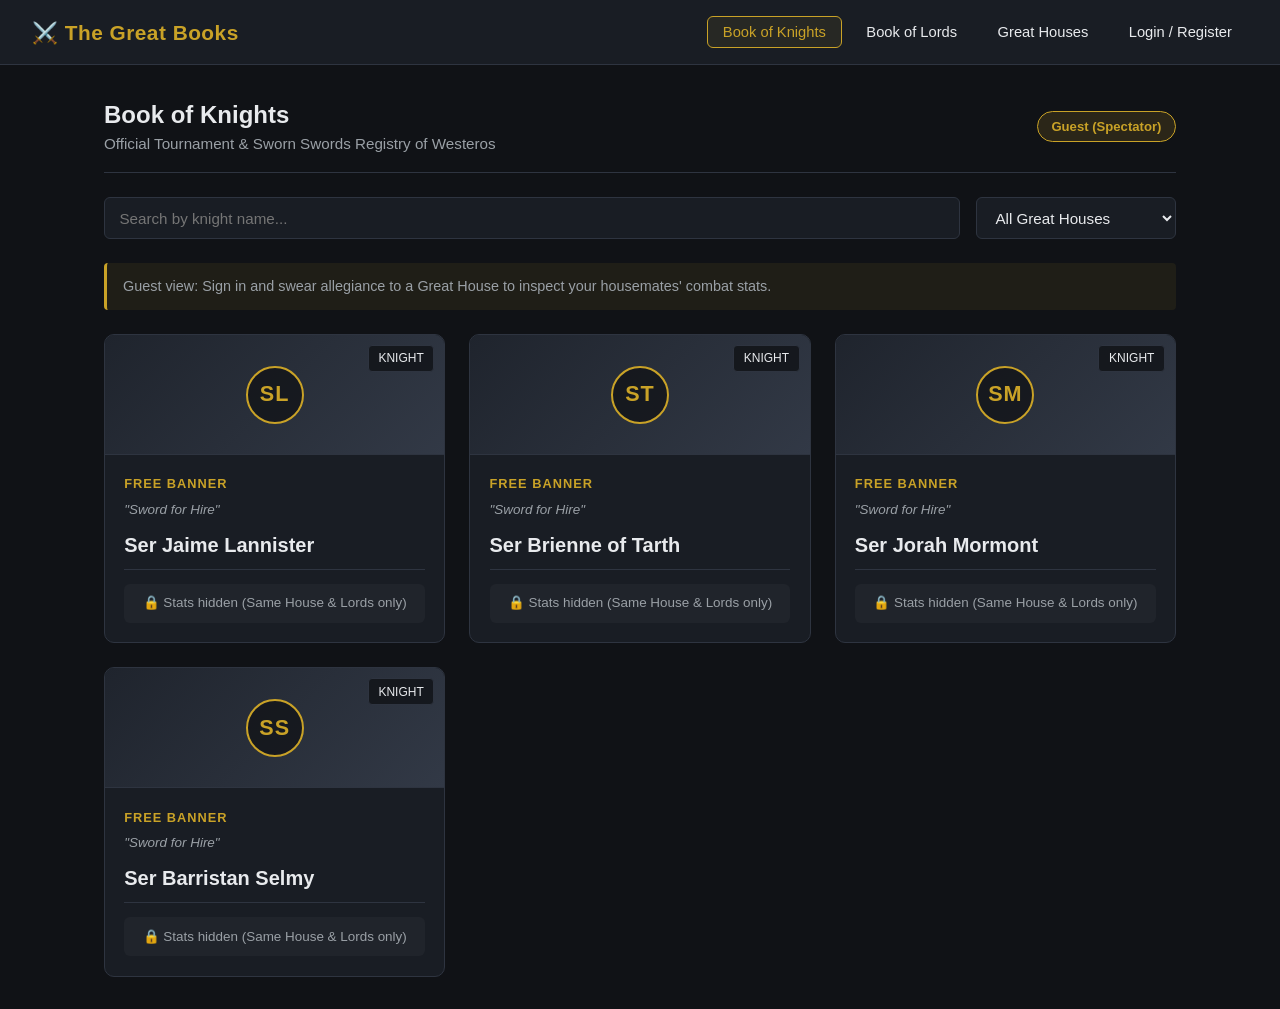
<file: frontend/index.html>
<!DOCTYPE html>
<html lang="en">

<head>
    <meta charset="UTF-8">
    <meta name="viewport" content="width=device-width, initial-scale=1.0">
    <title>The Great Books — Seven Kingdoms Registry</title>
    <link rel="stylesheet" href="style.css">
</head>

<body>
    <header class="navbar">
        <div class="nav-brand" onclick="showPage('knights')">
            <span class="crown">⚔️</span> The Great Books
        </div>
        <nav class="nav-links">
            <button class="nav-btn active" id="nav-knights" onclick="showPage('knights')">Book of Knights</button>
            <button class="nav-btn" id="nav-lords" onclick="showPage('lords')">Book of Lords</button>
            <button class="nav-btn" id="nav-houses" onclick="showPage('houses')">Great Houses</button>
            <button class="nav-btn hidden" id="nav-profile" onclick="showPage('profile')">My Profile</button>
            <button class="nav-btn" id="nav-auth" onclick="showPage('auth')">Login / Register</button>
            <button class="nav-btn btn-danger hidden" id="nav-logout" onclick="logout()">Logout</button>
        </nav>
    </header>

    <main class="container">
        <div id="alert-box" class="alert hidden"></div>

        <section id="page-knights" class="page">
            <div class="page-header">
                <div>
                    <h1>Book of Knights</h1>
                    <p class="subtitle">Official Tournament & Sworn Swords Registry of Westeros</p>
                </div>
                <div id="user-badge-knights" class="role-badge">Guest (Spectator)</div>
            </div>

            <div class="toolbar">
                <input type="text" id="search-knights" class="search-input" placeholder="Search by knight name..."
                    oninput="renderBook('knight')">
                <select id="filter-knights" class="filter-select" onchange="renderBook('knight')">
                    <option value="all">All Great Houses</option>
                </select>
            </div>

            <div id="notice-knights" class="notice-banner hidden"></div>
            <div id="grid-knights" class="cards-grid"></div>
        </section>

        <section id="page-lords" class="page hidden">
            <div class="page-header">
                <div>
                    <h1>Book of Lords</h1>
                    <p class="subtitle">Noble Bloodlines, Wardens & Rulers of the Seven Kingdoms</p>
                </div>
                <div id="user-badge-lords" class="role-badge">Guest (Spectator)</div>
            </div>

            <div class="toolbar">
                <input type="text" id="search-lords" class="search-input" placeholder="Search by lord or noble name..."
                    oninput="renderBook('noble')">
                <select id="filter-lords" class="filter-select" onchange="renderBook('noble')">
                    <option value="all">All Great Houses</option>
                </select>
            </div>

            <div id="notice-lords" class="notice-banner hidden"></div>
            <div id="grid-lords" class="cards-grid"></div>
        </section>

        <section id="page-houses" class="page hidden">
            <div class="page-header">
                <div>
                    <h1>Great Houses of Westeros</h1>
                    <p class="subtitle">Noble Bloodlines & Seat Allegiances</p>
                </div>
                <span class="role-badge" id="houses-count">0 Houses</span>
            </div>
            <div id="houses-grid" class="houses-grid"></div>
        </section>

        <section id="page-auth" class="page hidden">
            <div class="auth-wrapper">
                <div class="auth-tabs">
                    <button id="tab-login" class="tab-btn active" onclick="switchAuthTab('login')">Login</button>
                    <button id="tab-register" class="tab-btn" onclick="switchAuthTab('register')">Register</button>
                </div>

                <form id="login-form" class="auth-form" onsubmit="handleLogin(event)">
                    <h2>Enter the Realm</h2>
                    <label>Username
                        <input type="text" id="login-username" required placeholder="e.g. dima">
                    </label>
                    <label>Password
                        <input type="password" id="login-password" required placeholder="••••••••">
                    </label>
                    <button type="submit" class="btn-primary">Sign In</button>
                </form>

                <form id="register-form" class="auth-form hidden" onsubmit="handleRegister(event)">
                    <h2>Swear Your Oath</h2>
                    <label>Username
                        <input type="text" id="reg-username" required placeholder="e.g. JonSnow">
                    </label>
                    <label>Password
                        <input type="password" id="reg-password" required placeholder="••••••••">
                    </label>
                    <label>Social Role (Title)
                        <select id="reg-role" required>
                            <option value="">Loading roles...</option>
                        </select>
                    </label>
                    <label>Great House Allegiance
                        <select id="reg-house">
                            <option value="">No House (Free Rider / Commonfolk)</option>
                        </select>
                    </label>
                    <button type="submit" class="btn-primary">Create Account</button>
                </form>
            </div>
        </section>

        <section id="page-profile" class="page hidden">
            <div class="profile-card">
                <div id="prof-banner" class="profile-banner banner-default">
                    <div id="prof-monogram" class="monogram-circle">?</div>
                </div>
                <div class="profile-body">
                    <div class="profile-top">
                        <div>
                            <span id="prof-role" class="role-badge">Role</span>
                            <h2 id="prof-username">Username</h2>
                            <p id="prof-house" class="house-title">House: None</p>
                        </div>
                        <div style="display: flex; gap: 0.5rem; flex-wrap: wrap;">
                            <button class="btn-secondary" onclick="showPage('knights')">Book of Knights</button>
                            <button class="btn-secondary" onclick="showPage('lords')">Book of Lords</button>
                        </div>
                    </div>
                    <p id="prof-motto" class="motto-text"></p>

                    <div class="profile-stats">
                        <h3>Combat Attributes</h3>
                        <div class="stat-bars">
                            <div class="stat-bar-item">
                                <div class="stat-bar-header">
                                    <span>Strength</span>
                                    <strong id="stat-str">0</strong>
                                </div>
                                <div class="progress-track">
                                    <div id="bar-str" class="progress-fill" style="width: 0%"></div>
                                </div>
                            </div>
                            <div class="stat-bar-item">
                                <div class="stat-bar-header">
                                    <span>Defense</span>
                                    <strong id="stat-def">0</strong>
                                </div>
                                <div class="progress-track">
                                    <div id="bar-def" class="progress-fill" style="width: 0%"></div>
                                </div>
                            </div>
                            <div class="stat-bar-item">
                                <div class="stat-bar-header">
                                    <span>Endurance</span>
                                    <strong id="stat-end">0</strong>
                                </div>
                                <div class="progress-track">
                                    <div id="bar-end" class="progress-fill" style="width: 0%"></div>
                                </div>
                            </div>
                        </div>
                    </div>

                    <div class="spy-section">
                        <div class="spy-header">
                            <h3>Spymaster's Daily Whisper (Gossip)</h3>
                            <span id="gossip-status-pill" class="gossip-pill">Checking...</span>
                        </div>
                        <p id="gossip-desc" class="muted"></p>
                    </div>
                </div>
            </div>
        </section>
    </main>

    <script src="app.js"></script>
</body>

</html>
</file>
<file: frontend/style.css>
:root {
    --bg-dark: #101216;
    --bg-card: #191d24;
    --bg-input: #232832;
    --gold: #c9a227;
    --gold-hover: #e2b93b;
    --text-main: #e8eaed;
    --text-muted: #9aa0a6;
    --border: #2e3440;
    --danger: #b83232;
    --success: #2e7d32;
}

* {
    box-sizing: border-box;
    margin: 0;
    padding: 0;
}

body {
    font-family: 'Segoe UI', Tahoma, Geneva, Verdana, sans-serif;
    background-color: var(--bg-dark);
    color: var(--text-main);
    line-height: 1.5;
}

.hidden {
    display: none !important;
}

.navbar {
    display: flex;
    justify-content: space-between;
    align-items: center;
    flex-wrap: wrap;
    gap: 1rem;
    padding: 1rem 2rem;
    background-color: var(--bg-card);
    border-bottom: 1px solid var(--border);
}

.nav-brand {
    font-size: 1.3rem;
    font-weight: bold;
    color: var(--gold);
    cursor: pointer;
    letter-spacing: 0.5px;
}

.nav-links {
    display: flex;
    gap: 0.5rem;
    flex-wrap: wrap;
}

.nav-btn {
    background: transparent;
    border: 1px solid transparent;
    color: var(--text-main);
    padding: 0.45rem 0.95rem;
    border-radius: 6px;
    cursor: pointer;
    font-size: 0.92rem;
    transition: 0.2s;
}

.nav-btn:hover,
.nav-btn.active {
    border-color: var(--gold);
    color: var(--gold);
    background: rgba(201, 162, 39, 0.08);
}

.nav-btn.btn-danger:hover {
    border-color: var(--danger);
    color: #ff6b6b;
    background: rgba(184, 50, 50, 0.12);
}

.container {
    max-width: 1120px;
    margin: 2rem auto;
    padding: 0 1.5rem;
}

.page-header {
    display: flex;
    justify-content: space-between;
    align-items: center;
    flex-wrap: wrap;
    gap: 1rem;
    margin-bottom: 1.5rem;
    padding-bottom: 1rem;
    border-bottom: 1px solid var(--border);
}

.subtitle {
    color: var(--text-muted);
    font-size: 0.95rem;
}

.role-badge {
    display: inline-block;
    background: rgba(201, 162, 39, 0.14);
    color: var(--gold);
    border: 1px solid var(--gold);
    padding: 0.3rem 0.85rem;
    border-radius: 20px;
    font-size: 0.82rem;
    font-weight: 600;
    text-transform: capitalize;
}

.toolbar {
    display: flex;
    gap: 1rem;
    margin-bottom: 1.5rem;
    flex-wrap: wrap;
}

.search-input,
.filter-select {
    padding: 0.65rem 0.9rem;
    border-radius: 6px;
    border: 1px solid var(--border);
    background: var(--bg-card);
    color: var(--text-main);
    font-size: 0.95rem;
}

.search-input {
    flex: 1;
    min-width: 220px;
}

.filter-select {
    min-width: 200px;
}

.notice-banner {
    background: rgba(201, 162, 39, 0.08);
    border-left: 3px solid var(--gold);
    padding: 0.8rem 1rem;
    border-radius: 4px;
    margin-bottom: 1.5rem;
    font-size: 0.9rem;
    color: var(--text-muted);
}

.alert {
    padding: 0.9rem 1.2rem;
    border-radius: 6px;
    margin-bottom: 1.5rem;
    background: #262016;
    border: 1px solid var(--gold);
    color: var(--text-main);
}

.alert.error {
    background: #2b1517;
    border-color: var(--danger);
}

.cards-grid {
    display: grid;
    grid-template-columns: repeat(auto-fill, minmax(290px, 1fr));
    gap: 1.5rem;
}

.knight-card {
    background: var(--bg-card);
    border: 1px solid var(--border);
    border-radius: 10px;
    overflow: hidden;
    display: flex;
    flex-direction: column;
    transition: transform 0.2s, border-color 0.2s;
}

.knight-card:hover {
    transform: translateY(-4px);
    border-color: var(--gold);
}

.card-crest-bg {
    height: 120px;
    display: flex;
    align-items: center;
    justify-content: center;
    position: relative;
    border-bottom: 1px solid var(--border);
}

.banner-stark {
    background: linear-gradient(135deg, #2c353d 0%, #4b5863 100%);
}

.banner-lannister {
    background: linear-gradient(135deg, #5c1414 0%, #8f2424 100%);
}

.banner-targaryen {
    background: linear-gradient(135deg, #1a1114 0%, #4a121b 100%);
}

.banner-baratheon {
    background: linear-gradient(135deg, #5c4810 0%, #8c6d19 100%);
}

.banner-default {
    background: linear-gradient(135deg, #1f242d 0%, #323946 100%);
}

.crest-monogram {
    width: 58px;
    height: 58px;
    border-radius: 50%;
    background: rgba(16, 18, 22, 0.75);
    border: 2px solid var(--gold);
    color: var(--gold);
    display: flex;
    align-items: center;
    justify-content: center;
    font-size: 1.35rem;
    font-weight: bold;
    letter-spacing: 1px;
}

.card-role-tag {
    position: absolute;
    top: 10px;
    right: 10px;
    background: rgba(16, 18, 22, 0.8);
    padding: 0.2rem 0.6rem;
    border-radius: 4px;
    font-size: 0.75rem;
    text-transform: uppercase;
    color: var(--text-main);
    border: 1px solid var(--border);
}

.card-body {
    padding: 1.2rem;
    display: flex;
    flex-direction: column;
    gap: 0.4rem;
    flex-grow: 1;
}

.card-house {
    font-size: 0.8rem;
    text-transform: uppercase;
    letter-spacing: 1px;
    color: var(--gold);
    font-weight: 600;
}

.card-motto {
    font-size: 0.84rem;
    font-style: italic;
    color: var(--text-muted);
}

.card-name {
    font-size: 1.25rem;
    font-weight: bold;
    margin: 0.2rem 0;
}

.card-stats {
    margin-top: auto;
    padding-top: 0.85rem;
    border-top: 1px solid var(--border);
    font-size: 0.9rem;
}

.stats-visible {
    display: flex;
    justify-content: space-between;
    background: var(--bg-input);
    padding: 0.55rem 0.75rem;
    border-radius: 6px;
}

.stats-locked {
    text-align: center;
    padding: 0.6rem;
    background: rgba(255, 255, 255, 0.03);
    border-radius: 6px;
    color: var(--text-muted);
    font-size: 0.84rem;
}

.btn-gossip {
    margin-top: 0.6rem;
    width: 100%;
    padding: 0.5rem;
    background: transparent;
    border: 1px dashed var(--gold);
    color: var(--gold);
    border-radius: 6px;
    cursor: pointer;
    font-weight: 600;
    transition: 0.2s;
}

.btn-gossip:hover:not(:disabled) {
    background: rgba(201, 162, 39, 0.15);
}

.btn-gossip:disabled {
    opacity: 0.45;
    cursor: not-allowed;
    border-color: var(--border);
    color: var(--text-muted);
}

.houses-grid {
    display: grid;
    grid-template-columns: repeat(auto-fill, minmax(260px, 1fr));
    gap: 1.5rem;
}

.house-card {
    background: var(--bg-card);
    border: 1px solid var(--border);
    border-radius: 10px;
    overflow: hidden;
    display: flex;
    flex-direction: column;
}

.house-banner {
    height: 70px;
    display: flex;
    align-items: center;
    padding: 0 1.2rem;
    font-size: 1.25rem;
    font-weight: bold;
    letter-spacing: 0.5px;
    border-bottom: 1px solid var(--border);
}

.house-card-body {
    padding: 1.2rem;
    display: flex;
    flex-direction: column;
    gap: 0.6rem;
    flex-grow: 1;
}

.btn-secondary {
    padding: 0.55rem 1rem;
    background: var(--bg-input);
    border: 1px solid var(--border);
    color: var(--text-main);
    border-radius: 6px;
    cursor: pointer;
    font-size: 0.9rem;
    transition: 0.2s;
}

.btn-secondary:hover {
    border-color: var(--gold);
    color: var(--gold);
}

.auth-wrapper {
    max-width: 430px;
    margin: 2rem auto;
    background: var(--bg-card);
    border: 1px solid var(--border);
    border-radius: 10px;
    overflow: hidden;
}

.auth-tabs {
    display: flex;
    border-bottom: 1px solid var(--border);
}

.tab-btn {
    flex: 1;
    padding: 1rem;
    background: var(--bg-input);
    border: none;
    color: var(--text-muted);
    cursor: pointer;
    font-size: 1rem;
    font-weight: 600;
}

.tab-btn.active {
    background: var(--bg-card);
    color: var(--gold);
    border-bottom: 2px solid var(--gold);
}

.auth-form {
    padding: 1.8rem;
    display: flex;
    flex-direction: column;
    gap: 1rem;
}

.auth-form h2 {
    color: var(--gold);
    margin-bottom: 0.3rem;
}

.auth-form label {
    display: flex;
    flex-direction: column;
    gap: 0.4rem;
    font-size: 0.9rem;
    color: var(--text-muted);
}

.auth-form input,
.auth-form select {
    padding: 0.7rem;
    border-radius: 6px;
    border: 1px solid var(--border);
    background: var(--bg-input);
    color: var(--text-main);
    font-size: 1rem;
}

.btn-primary {
    margin-top: 0.5rem;
    padding: 0.8rem;
    background: var(--gold);
    color: #101216;
    border: none;
    border-radius: 6px;
    font-size: 1rem;
    font-weight: bold;
    cursor: pointer;
}

.btn-primary:hover {
    background: var(--gold-hover);
}

.profile-card {
    max-width: 680px;
    margin: 0 auto;
    background: var(--bg-card);
    border: 1px solid var(--border);
    border-radius: 10px;
    overflow: hidden;
}

.profile-banner {
    height: 110px;
    position: relative;
    border-bottom: 1px solid var(--border);
}

.monogram-circle {
    width: 84px;
    height: 84px;
    border-radius: 50%;
    background: var(--bg-card);
    border: 3px solid var(--gold);
    color: var(--gold);
    display: flex;
    align-items: center;
    justify-content: center;
    font-size: 1.9rem;
    font-weight: bold;
    position: absolute;
    bottom: -42px;
    left: 2rem;
}

.profile-body {
    padding: 3.2rem 2rem 2rem;
}

.profile-top {
    display: flex;
    justify-content: space-between;
    align-items: flex-start;
    flex-wrap: wrap;
    gap: 1rem;
}

.profile-top h2 {
    font-size: 1.8rem;
    margin: 0.35rem 0 0.15rem;
}

.house-title {
    color: var(--gold);
    font-weight: 600;
}

.motto-text {
    color: var(--text-muted);
    font-style: italic;
    margin-top: 0.5rem;
}

.profile-stats {
    margin-top: 1.8rem;
    padding-top: 1.5rem;
    border-top: 1px solid var(--border);
}

.profile-stats h3 {
    margin-bottom: 1rem;
    font-size: 1.1rem;
}

.stat-bars {
    display: flex;
    flex-direction: column;
    gap: 0.9rem;
}

.stat-bar-header {
    display: flex;
    justify-content: space-between;
    font-size: 0.92rem;
    margin-bottom: 0.3rem;
}

.stat-bar-header strong {
    color: var(--gold);
}

.progress-track {
    height: 10px;
    background: var(--bg-input);
    border-radius: 6px;
    overflow: hidden;
}

.progress-fill {
    height: 100%;
    background: var(--gold);
    border-radius: 6px;
    transition: width 0.4s ease;
}

.spy-section {
    margin-top: 1.8rem;
    padding-top: 1.5rem;
    border-top: 1px solid var(--border);
}

.spy-header {
    display: flex;
    justify-content: space-between;
    align-items: center;
    margin-bottom: 0.4rem;
}

.gossip-pill {
    font-size: 0.8rem;
    padding: 0.2rem 0.65rem;
    border-radius: 12px;
    background: var(--bg-input);
    border: 1px solid var(--gold);
    color: var(--gold);
}

.muted {
    color: var(--text-muted);
    font-size: 0.9rem;
}
</file>
